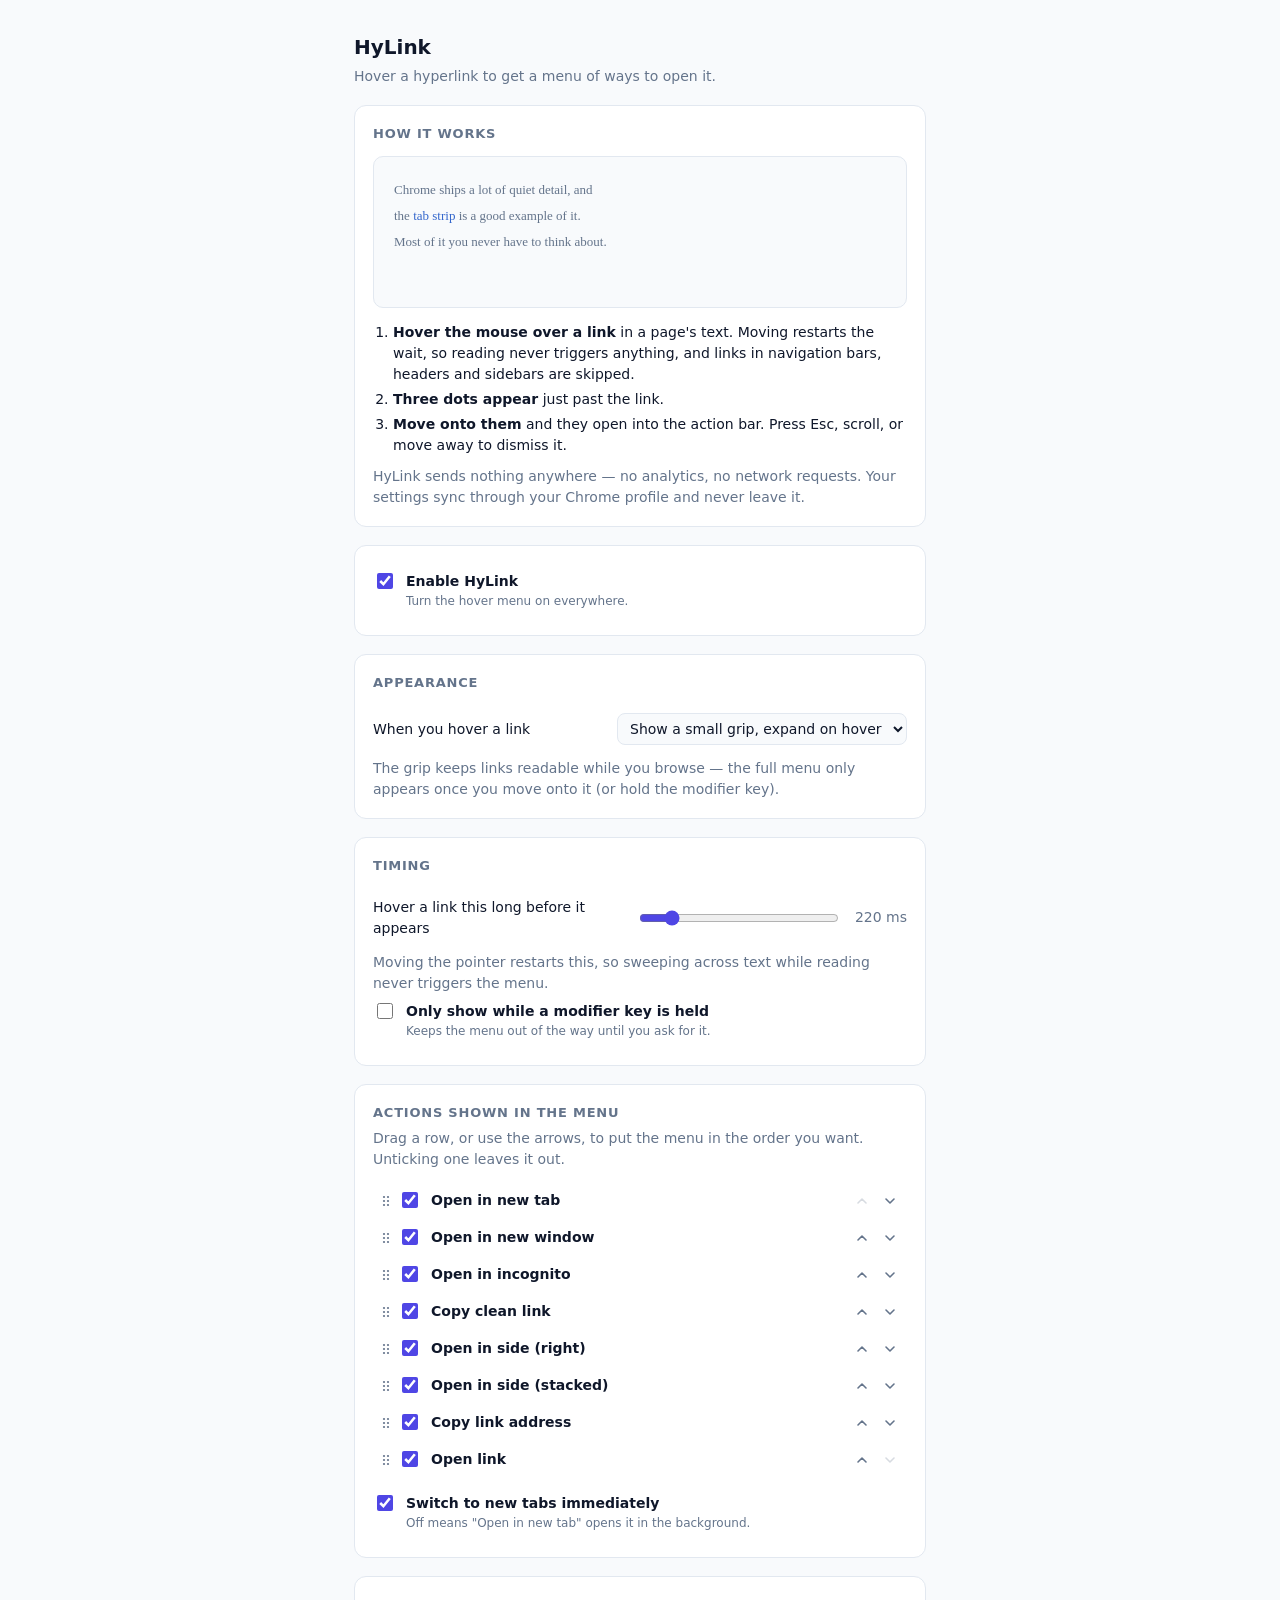
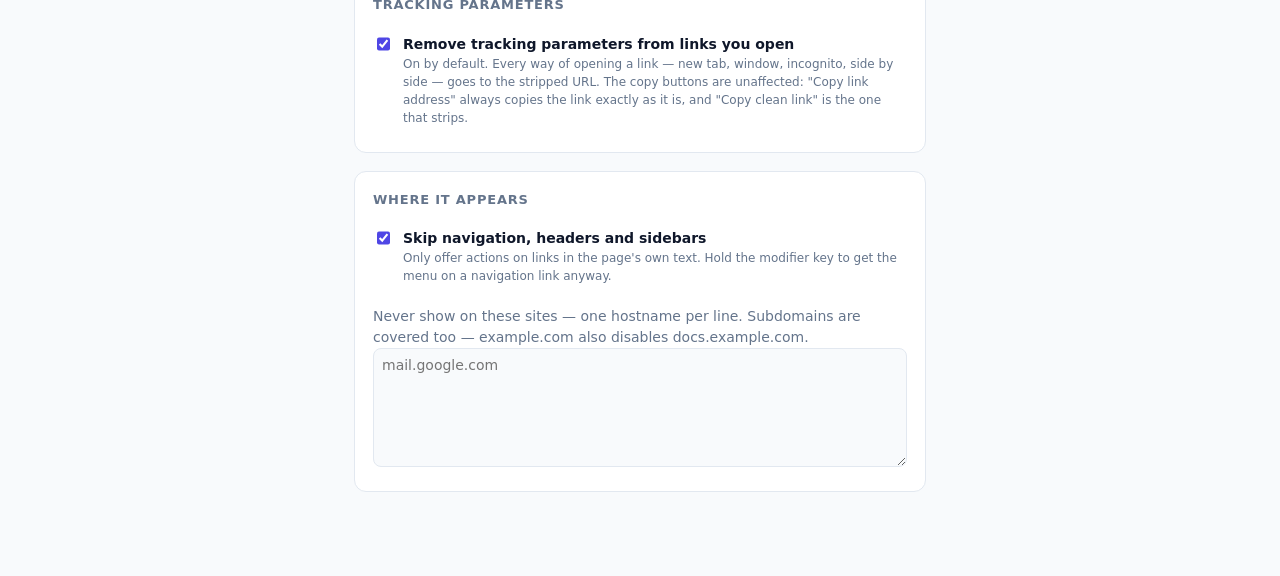
<file: ui/options.html>
<!doctype html>
<meta charset="utf-8">
<title data-i18n-title="optTitle">HyLink options</title>
<link rel="stylesheet" href="ui.css">
<main class="wrap">
  <header>
    <h1>HyLink</h1>
    <p class="sub" data-i18n="optTagline">Hover a hyperlink to get a menu of ways to open it.</p>
  </header>

  <section class="intro">
    <h2 data-i18n="optHowItWorks">How it works</h2>
    <figure class="demo" aria-label="Animation: the mouse hovers over a link, three dots
      appear beside it, and moving onto them opens the action bar.">
      <div class="stage">
        <p class="page-line" data-i18n="optDemoLine1">Chrome ships a lot of quiet detail, and</p>
        <p class="page-line">the <span class="page-link">tab strip<!--
          --><span class="grip"><i></i><i></i><i></i></span><!--
          --><span class="bar" id="demoBar"></span><!--
          --><svg class="cursor" viewBox="0 0 12 18" width="12" height="18" aria-hidden="true"
            ><path d="M1 1l9.5 8.2-4.4.5 2.4 5.1-2.2 1-2.4-5.1-2.9 3.3z"/></svg><!--
        --></span> is a good example of it.</p>
        <p class="page-line short" data-i18n="optDemoLine3">Most of it you never have to think about.</p>
      </div>
    </figure>
    <ol class="steps">
      <li><strong data-i18n="optStep1Lead">Hover the mouse over a link</strong> <span data-i18n="optStep1Body">in a page's text. Moving restarts
        the wait, so reading never triggers anything, and links in navigation bars,
        headers and sidebars are skipped.</span></li>
      <li><strong data-i18n="optStep2Lead">Three dots appear</strong> <span data-i18n="optStep2Body">just past the link.</span></li>
      <li><strong data-i18n="optStep3Lead">Move onto them</strong> <span data-i18n="optStep3Body">and
        they open into the action bar. Press Esc, scroll, or move away to dismiss
        it.</span></li>
    </ol>
    <p class="sub" data-i18n="optNoNetwork">HyLink sends nothing anywhere — no analytics, no network requests.
      Your settings sync through your Chrome profile and never leave it.</p>
  </section>

  <section>
    <label class="switch">
      <input type="checkbox" id="enabled">
      <span><strong data-i18n="optEnable">Enable HyLink</strong><em data-i18n="optEnableHint">Turn the hover menu on everywhere.</em></span>
    </label>
  </section>

  <section>
    <h2 data-i18n="optAppearance">Appearance</h2>
    <label class="field">
      <span data-i18n="optOnHover">When you hover a link</span>
      <select id="expandMode">
        <option value="handle" data-i18n="optModeHandle">Show a small grip, expand on hover</option>
        <option value="immediate" data-i18n="optModeImmediate">Show the full menu right away</option>
      </select>
    </label>
    <p class="sub" data-i18n="optModeHint">The grip keeps links readable while you browse — the full menu
      only appears once you move onto it (or hold the modifier key).</p>
  </section>

  <section>
    <h2 data-i18n="optTiming">Timing</h2>
    <label class="field">
      <span data-i18n="optDelay">Hover a link this long before it appears</span>
      <span class="range">
        <input type="range" id="hoverDelay" min="0" max="1500" step="50">
        <output id="hoverDelayOut"></output>
      </span>
    </label>
    <p class="sub" data-i18n="optDelayHint">Moving the pointer restarts this, so sweeping across text while
      reading never triggers the menu.</p>
    <label class="switch">
      <input type="checkbox" id="requireModifier">
      <span><strong data-i18n="optRequireModifier">Only show while a modifier key is held</strong>
        <em data-i18n="optRequireModifierHint">Keeps the menu out of the way until you ask for it.</em></span>
    </label>
    <label class="field" id="modifierField">
      <span data-i18n="optModifier">Modifier key</span>
      <select id="modifier">
        <option value="alt" data-i18n="optModifierAlt">Alt / Option</option>
        <option value="ctrl" data-i18n="optModifierCtrl">Control</option>
        <option value="shift" data-i18n="optModifierShift">Shift</option>
        <option value="meta" data-i18n="optModifierMeta">Command / Windows</option>
      </select>
    </label>
  </section>

  <section>
    <h2 data-i18n="optActions">Actions shown in the menu</h2>
    <p class="sub hint" data-i18n="optActionsHint">Drag a row, or use the arrows, to put the
      menu in the order you want. Unticking one leaves it out.</p>
    <div id="actions" class="actions"></div>
    <label class="switch">
      <input type="checkbox" id="newTabActive">
      <span><strong data-i18n="optNewTabActive">Switch to new tabs immediately</strong>
        <em data-i18n="optNewTabActiveHint">Off means "Open in new tab" opens it in the background.</em></span>
    </label>
  </section>

  <section>
    <h2 data-i18n="optCleaning">Tracking parameters</h2>
    <label class="switch">
      <input type="checkbox" id="cleanBeforeOpen">
      <span><strong data-i18n="optCleanFirst">Remove tracking parameters from links you open</strong>
        <em data-i18n="optCleanFirstHint">On by default. Every way of opening a link — new tab,
          window, incognito, side by side — goes to the stripped URL. The copy buttons are
          unaffected: "Copy link address" always copies the link exactly as it is, and "Copy
          clean link" is the one that strips.</em></span>
    </label>
  </section>

  <section>
    <h2 data-i18n="optWhere">Where it appears</h2>
    <label class="switch">
      <input type="checkbox" id="skipNavigation">
      <span><strong data-i18n="optSkipNav">Skip navigation, headers and sidebars</strong>
        <em data-i18n="optSkipNavHint">Only offer actions on links in the page's own text. Hold the modifier
          key to get the menu on a navigation link anyway.</em></span>
    </label>
    <p class="sub" style="margin-top:14px"><span data-i18n="optSites">Never show on these sites — one hostname
      per line. Subdomains are covered too —</span> <span data-i18n="optSitesExample">example.com also
      disables docs.example.com.</span></p>
    <textarea id="disabledSites" rows="5" spellcheck="false" placeholder="mail.google.com"></textarea>
  </section>

  <footer><span id="status" class="status"></span></footer>
</main>
<script src="../src/settings.js"></script>
<script src="../src/icons.js"></script>
<script src="i18n.js"></script>
<script src="options.js"></script>
</file>
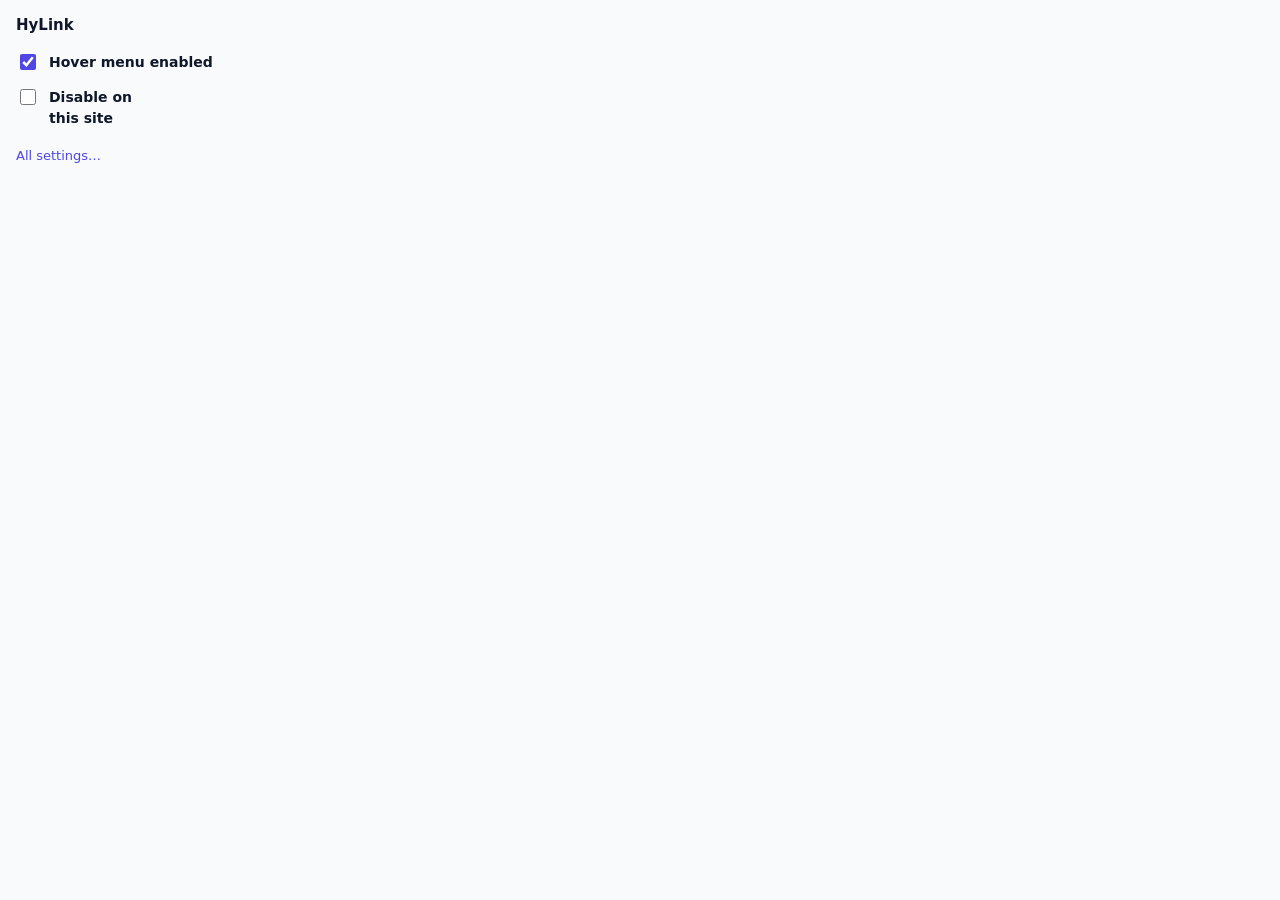
<file: ui/popup.html>
<!doctype html>
<meta charset="utf-8">
<title>HyLink</title>
<link rel="stylesheet" href="ui.css">
<main class="popup">
  <h1>HyLink</h1>
  <label class="switch">
    <input type="checkbox" id="enabled">
    <span><strong data-i18n="popupEnabled">Hover menu enabled</strong></span>
  </label>
  <label class="switch">
    <input type="checkbox" id="siteOff">
    <span><strong><span data-i18n="popupDisableOn">Disable on</span> <span id="host" data-i18n="popupThisSite">this site</span></strong></span>
  </label>
  <button type="button" id="openOptions" class="link-btn" data-i18n="popupAllSettings">All settings…</button>
</main>
<script src="../src/settings.js"></script>
<script src="i18n.js"></script>
<script src="popup.js"></script>
</file>
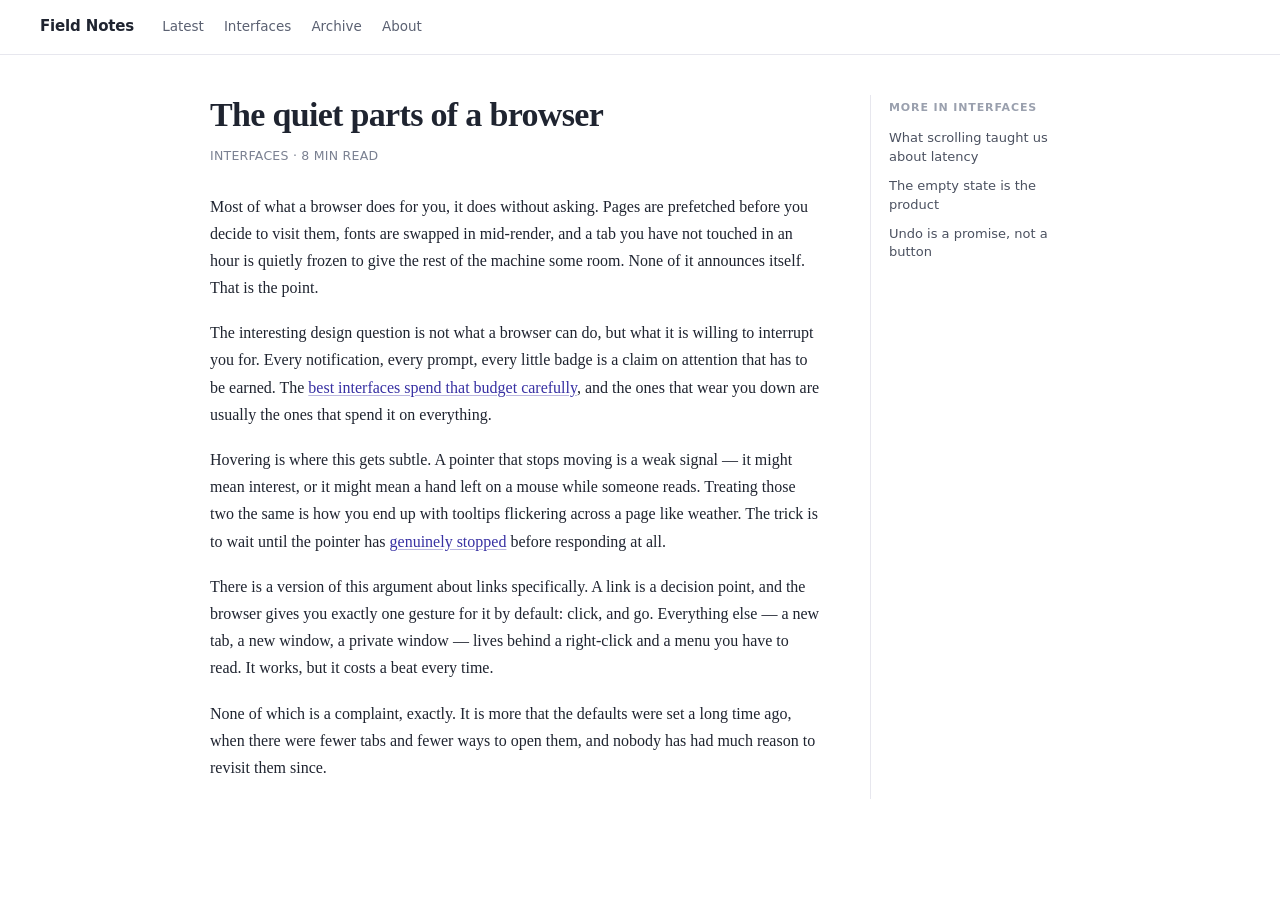
<file: tools/shots/article.html>
<!doctype html>
<meta charset="utf-8">
<title>The Quiet Parts of a Browser — Field Notes</title>
<!--
  A stand-in article for the Chrome Web Store screenshots. The prose and the site are
  mine, so the listing images do not put someone else's masthead or copy on display —
  but everything HyLink does in them is the real extension running on a real page.
-->
<style>
  :root { color-scheme: light; }
  * { box-sizing: border-box; }
  body {
    margin: 0;
    font: 16px/1.7 ui-serif, Georgia, "Times New Roman", serif;
    color: #1f2430;
    background: #fff;
  }
  a { color: #3730a3; text-decoration-color: rgba(55,48,163,.35); text-underline-offset: 2px; }
  header.site {
    border-bottom: 1px solid #e7e7ee;
    padding: 14px 40px;
    display: flex; align-items: center; gap: 28px;
    font-family: ui-sans-serif, -apple-system, system-ui, sans-serif;
  }
  header.site .brand { font-weight: 700; letter-spacing: -.01em; font-size: 15px; }
  header.site nav { display: flex; gap: 20px; font-size: 13.5px; }
  header.site nav a { color: #5b6172; text-decoration: none; }
  .wrap { display: grid; grid-template-columns: minmax(0,1fr) 200px; gap: 48px; max-width: 940px; margin: 0 auto; padding: 40px 40px 60px; }
  h1 { font-size: 34px; line-height: 1.2; letter-spacing: -.02em; margin: 0 0 10px; }
  .byline { font-family: ui-sans-serif, system-ui, sans-serif; font-size: 12.5px; color: #7a8091; letter-spacing: .02em; text-transform: uppercase; margin-bottom: 26px; }
  p { margin: 0 0 18px; }
  aside { font-family: ui-sans-serif, system-ui, sans-serif; font-size: 13px; color: #6b7280; border-left: 1px solid #e7e7ee; padding-left: 18px; }
  aside h2 { font-size: 11px; letter-spacing: .08em; text-transform: uppercase; color: #9aa0ae; margin: 4px 0 12px; }
  aside a { display: block; margin-bottom: 10px; color: #4b5160; text-decoration: none; line-height: 1.45; }
</style>
<header class="site">
  <span class="brand">Field Notes</span>
  <nav>
    <a href="/latest">Latest</a>
    <a href="/interfaces">Interfaces</a>
    <a href="/archive">Archive</a>
    <a href="/about">About</a>
  </nav>
</header>
<div class="wrap">
  <main>
    <h1>The quiet parts of a browser</h1>
    <p class="byline">Interfaces · 8 min read</p>
    <p>
      Most of what a browser does for you, it does without asking. Pages are prefetched
      before you decide to visit them, fonts are swapped in mid-render, and a tab you
      have not touched in an hour is quietly frozen to give the rest of the machine some
      room. None of it announces itself. That is the point.
    </p>
    <p>
      The interesting design question is not what a browser can do, but what it is
      willing to interrupt you for. Every notification, every prompt, every little badge
      is a claim on attention that has to be earned. The
      <a href="https://example.com/reading/interface-restraint">best interfaces spend that budget carefully</a>,
      and the ones that wear you down are usually the ones that spend it on everything.
    </p>
    <p>
      Hovering is where this gets subtle. A pointer that stops moving is a weak signal —
      it might mean interest, or it might mean a hand left on a mouse while someone reads.
      Treating those two the same is how you end up with tooltips flickering across a page
      like weather. The trick is to wait until the pointer has
      <a href="https://example.com/reading/holding-still">genuinely stopped</a> before
      responding at all.
    </p>
    <p>
      There is a version of this argument about links specifically. A link is a decision
      point, and the browser gives you exactly one gesture for it by default: click, and
      go. Everything else — a new tab, a new window, a private window — lives behind a
      right-click and a menu you have to read. It works, but it costs a beat every time.
    </p>
    <p>
      None of which is a complaint, exactly. It is more that the defaults were set a long
      time ago, when there were fewer tabs and fewer ways to open them, and nobody has had
      much reason to revisit them since.
    </p>
  </main>
  <aside>
    <h2>More in Interfaces</h2>
    <a href="/interfaces/scroll">What scrolling taught us about latency</a>
    <a href="/interfaces/empty">The empty state is the product</a>
    <a href="/interfaces/undo">Undo is a promise, not a button</a>
  </aside>
</div>
</file>
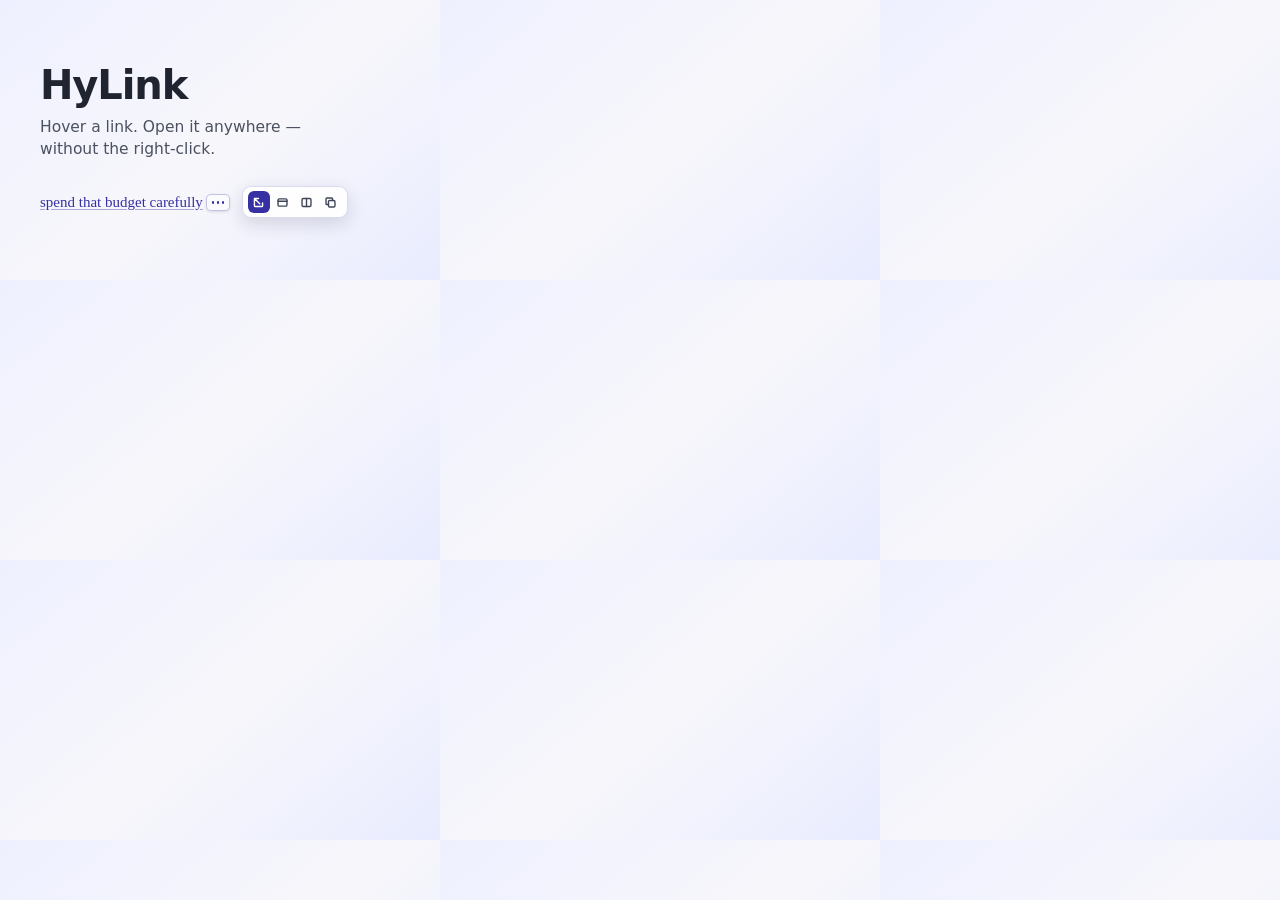
<file: tools/shots/tile.html>
<!doctype html>
<meta charset="utf-8">
<title>HyLink promo tile</title>
<!-- 440x280 small promo tile. Rendered at 4x and resampled by build-store-shots.js. -->
<style>
  html, body { margin: 0; width: 440px; height: 280px; overflow: hidden; }
  body {
    font-family: ui-sans-serif, -apple-system, system-ui, "Segoe UI", sans-serif;
    background: linear-gradient(140deg, #eef0ff 0%, #f7f7fb 52%, #e9ecff 100%);
    color: #1f2430;
    display: flex; flex-direction: column; justify-content: center;
    padding: 0 40px;
  }
  h1 { font-size: 40px; letter-spacing: -.028em; margin: 0 0 8px; font-weight: 700; }
  p  { font-size: 15.5px; line-height: 1.45; color: #4b5160; margin: 0 0 26px; max-width: 300px; }
  .demo { display: flex; align-items: center; gap: 3px; font: 15px/1 ui-serif, Georgia, serif; }
  .demo .link { color: #3730a3; text-decoration: underline; text-decoration-color: rgba(55,48,163,.4); text-underline-offset: 2px; }
  .grip {
    width: 22px; height: 15px; border-radius: 5px;
    background: rgba(255,255,255,.62);
    border: 1px solid rgba(55,48,163,.28);
    box-shadow: 0 1px 3px rgba(24,24,50,.13);
    display: flex; align-items: center; justify-content: center; gap: 2.5px;
  }
  .grip i { width: 2.5px; height: 2.5px; border-radius: 50%; background: #3730a3; }
  .bar {
    margin-left: 9px; display: flex; align-items: center; gap: 2px;
    background: rgba(255,255,255,.92);
    border: 1px solid rgba(55,48,163,.18);
    border-radius: 9px; padding: 4px 5px;
    box-shadow: 0 6px 18px rgba(24,24,50,.14);
  }
  .bar span { width: 22px; height: 22px; border-radius: 6px; display: grid; place-items: center; }
  .bar span:first-child { background: #3730a3; }
  .bar svg { width: 13px; height: 13px; fill: none; stroke: #3f4557; stroke-width: 1.7; stroke-linecap: round; stroke-linejoin: round; }
  .bar span:first-child svg { stroke: #fff; }
</style>
<h1>HyLink</h1>
<p>Hover a link. Open it anywhere — without the right-click.</p>
<div class="demo">
  <span class="link">spend that budget carefully</span>
  <span class="grip"><i></i><i></i><i></i></span>
  <span class="bar">
    <span><svg viewBox="0 0 16 16"><path d="M3 3h5M3 3v5M3 3l6.5 6.5"/><path d="M13 8.5v3.5a1 1 0 0 1-1 1H4a1 1 0 0 1-1-1V8.5"/></svg></span>
    <span><svg viewBox="0 0 16 16"><rect x="2.5" y="3.5" width="11" height="9" rx="1.5"/><path d="M2.5 6.5h11"/></svg></span>
    <span><svg viewBox="0 0 16 16"><rect x="2.5" y="3" width="11" height="10" rx="1.5"/><path d="M8 3v10"/></svg></span>
    <span><svg viewBox="0 0 16 16"><rect x="5.5" y="5.5" width="8" height="8" rx="1.5"/><path d="M10.5 5.5v-2a1 1 0 0 0-1-1h-6a1 1 0 0 0-1 1v6a1 1 0 0 0 1 1h2"/></svg></span>
  </span>
</div>
</file>
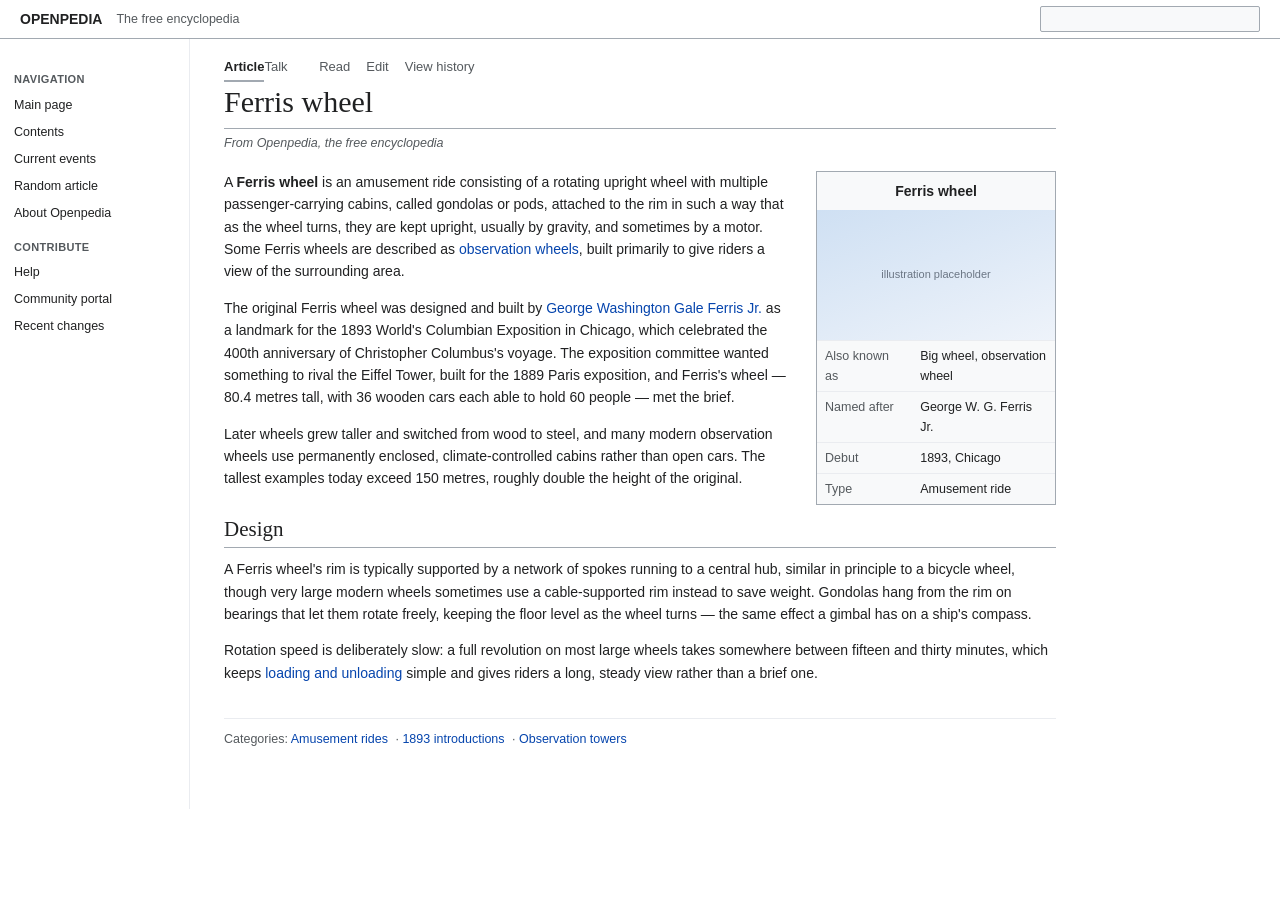
<file: tools/shots/wikipedia.html>
<!doctype html>
<meta charset="utf-8">
<title>Ferris wheel — Openpedia</title>
<!--
  A stand-in encyclopedia page for the zoomed store screenshots and the demo GIF,
  styled like Wikipedia's Vector skin but original in every particular — an invented
  site name, own layout, own markup — for the same reason tools/shots/article.html
  gives for not using a real news site: the listing images shouldn't carry someone
  else's branding. The facts in the article body are real (Ferris wheel history), kept
  simple and uncontroversial since this is a visual prop, not a citation.

  The one thing this page is engineered for: `#demo-link` sits mid-paragraph with a
  wide, empty column below and to its right, so HyLink's menu always lands in its
  default "down and right of the grip" placement (src/content.js's growFrom(), first
  candidate) — the build scripts compute the menu's box from that assumption rather
  than reading it back out of the closed shadow root.
-->
<style>
  :root { color-scheme: light; }
  * { box-sizing: border-box; }
  body {
    margin: 0;
    font: 14px/1.6 -apple-system, "Helvetica Neue", Arial, sans-serif;
    color: #202122;
    background: #fff;
  }
  a { color: #0645ad; text-decoration: none; }
  a:hover { text-decoration: underline; }

  .topbar {
    background: #fff; border-bottom: 1px solid #a2a9b1;
    padding: 6px 20px; display: flex; align-items: center; gap: 14px;
  }
  .topbar .search {
    margin-left: auto; width: 220px; height: 26px; border: 1px solid #a2a9b1;
    border-radius: 2px; background: #f8f9fa;
  }
  .topbar .lang { font-size: 12.5px; color: #54595d; }

  .frame { display: grid; grid-template-columns: 190px 1fr; }

  nav.side {
    border-right: 1px solid #eaecf0; padding: 16px 14px; font-size: 12.5px;
  }
  nav.side .brand {
    font-weight: 700; font-size: 15px; letter-spacing: -.01em; color: #000;
    margin-bottom: 14px;
  }
  nav.side h3 {
    font-size: 11px; text-transform: uppercase; letter-spacing: .03em;
    color: #54595d; margin: 16px 0 6px; font-weight: 600;
  }
  nav.side ul { list-style: none; margin: 0; padding: 0; }
  nav.side li { margin-bottom: 7px; }
  nav.side a { color: #202122; }

  main { padding: 18px 34px 60px; max-width: 900px; }
  .tabs { font-size: 13px; color: #54595d; margin-bottom: 6px; }
  .tabs b { color: #202122; border-bottom: 2px solid #a2a9b1; padding-bottom: 6px; }
  .tabs span + span { margin-left: 16px; }

  h1 {
    font: 400 30px/1.2 "Linux Libertine", Georgia, "Times New Roman", serif;
    border-bottom: 1px solid #a2a9b1; padding-bottom: 8px; margin: 0 0 4px;
  }
  .sub { font-size: 12.5px; font-style: italic; color: #54595d; margin: 0 0 18px; }

  .infobox {
    float: right; width: 240px; margin: 0 0 16px 24px;
    border: 1px solid #a2a9b1; background: #f8f9fa; font-size: 12.5px;
  }
  .infobox .title { text-align: center; font-weight: 700; padding: 8px; font-size: 14px; }
  .infobox .art {
    height: 130px; background: linear-gradient(160deg, #cfe0f3 0%, #eef3fa 100%);
    display: flex; align-items: center; justify-content: center; color: #6b7684;
    font-size: 11px;
  }
  .infobox table { width: 100%; border-collapse: collapse; }
  .infobox td { padding: 5px 8px; border-top: 1px solid #eaecf0; vertical-align: top; }
  .infobox td:first-child { color: #54595d; width: 40%; }

  main p { margin: 0 0 14px; }
  main h2 {
    font: 400 21px/1.3 "Linux Libertine", Georgia, serif;
    border-bottom: 1px solid #a2a9b1; padding-bottom: 4px; margin: 26px 0 10px;
  }

  .catlinks {
    margin-top: 34px; padding-top: 10px; border-top: 1px solid #eaecf0;
    font-size: 12.5px; color: #54595d;
  }
  .catlinks a { margin-right: 4px; }
</style>

<div class="topbar">
  <span class="brand" style="font-weight:700;">OPENPEDIA</span>
  <span class="lang">The free encyclopedia</span>
  <div class="search"></div>
</div>

<div class="frame">
  <nav class="side">
    <h3>Navigation</h3>
    <ul>
      <li><a href="/wiki/Main_Page">Main page</a></li>
      <li><a href="/wiki/Special:Contents">Contents</a></li>
      <li><a href="/wiki/Portal:Current_events">Current events</a></li>
      <li><a href="/wiki/Special:Random">Random article</a></li>
      <li><a href="/wiki/Openpedia:About">About Openpedia</a></li>
    </ul>
    <h3>Contribute</h3>
    <ul>
      <li><a href="/wiki/Help:Contents">Help</a></li>
      <li><a href="/wiki/Special:Community">Community portal</a></li>
      <li><a href="/wiki/Special:RecentChanges">Recent changes</a></li>
    </ul>
  </nav>

  <main>
    <div class="tabs">
      <b>Article</b><span>Talk</span>
      <span style="margin-left:28px">Read</span><span>Edit</span><span>View history</span>
    </div>
    <h1>Ferris wheel</h1>
    <p class="sub">From Openpedia, the free encyclopedia</p>

    <aside class="infobox">
      <div class="title">Ferris wheel</div>
      <div class="art">illustration placeholder</div>
      <table>
        <tr><td>Also known as</td><td>Big wheel, observation wheel</td></tr>
        <tr><td>Named after</td><td>George W. G. Ferris Jr.</td></tr>
        <tr><td>Debut</td><td>1893, Chicago</td></tr>
        <tr><td>Type</td><td>Amusement ride</td></tr>
      </table>
    </aside>

    <p>
      A <b>Ferris wheel</b> is an amusement ride consisting of a rotating upright wheel
      with multiple passenger-carrying cabins, called gondolas or pods, attached to the
      rim in such a way that as the wheel turns, they are kept upright, usually by
      gravity, and sometimes by a motor. Some Ferris wheels are described as
      <a href="https://example.org/wiki/Observation_wheel">observation wheels</a>,
      built primarily to give riders a view of the surrounding area.
    </p>
    <p>
      The original Ferris wheel was designed and built by
      <a href="https://example.org/wiki/George_Washington_Gale_Ferris_Jr.">George
      Washington Gale Ferris Jr.</a> as a landmark for the 1893 World's Columbian
      Exposition in Chicago, which celebrated the 400th anniversary of Christopher
      Columbus's voyage. The exposition committee wanted something to rival the Eiffel
      Tower, built for the 1889 Paris exposition, and Ferris's wheel — 80.4 metres tall,
      with 36 wooden cars each able to hold 60 people — met the brief.
    </p>
    <p>
      Later wheels grew taller and switched from wood to steel, and many modern
      observation wheels use permanently enclosed, climate-controlled cabins rather
      than open cars. The tallest examples today exceed 150 metres, roughly double the
      height of the original.
    </p>

    <h2>Design</h2>
    <p>
      A Ferris wheel's rim is typically supported by a network of spokes running to a
      central hub, similar in principle to a bicycle wheel, though very large modern
      wheels sometimes use a cable-supported rim instead to save weight. Gondolas hang
      from the rim on bearings that let them rotate freely, keeping the floor level as
      the wheel turns — the same effect a gimbal has on a ship's compass.
    </p>
    <p>
      Rotation speed is deliberately slow: a full revolution on most large wheels takes
      somewhere between fifteen and thirty minutes, which keeps
      <a id="demo-link" href="https://example.org/wiki/Amusement_ride_operations">loading
      and unloading</a> simple and gives riders a long, steady view rather than a brief one.
    </p>

    <div class="catlinks">
      Categories: <a href="/wiki/Category:Amusement_rides">Amusement rides</a>
      · <a href="/wiki/Category:1893_introductions">1893 introductions</a>
      · <a href="/wiki/Category:Observation_towers">Observation towers</a>
    </div>
  </main>
</div>
</file>
<file: ui/ui.css>
:root {
  color-scheme: light dark;
  --bg: #f8fafc;
  --card: #ffffff;
  --ink: #0f172a;
  --muted: #64748b;
  --line: #e2e8f0;
  --accent: #4f46e5;
}
@media (prefers-color-scheme: dark) {
  :root { --bg: #0f172a; --card: #1e293b; --ink: #e2e8f0; --muted: #94a3b8; --line: #334155; --accent: #a5b4fc; }
}
* { box-sizing: border-box; }
body {
  margin: 0;
  background: var(--bg);
  color: var(--ink);
  font: 14px/1.5 -apple-system, BlinkMacSystemFont, "Segoe UI", system-ui, sans-serif;
}
.wrap { max-width: 620px; margin: 0 auto; padding: 32px 24px 48px; }
h1 { font-size: 20px; margin: 0; }
h2 { font-size: 13px; text-transform: uppercase; letter-spacing: .06em; color: var(--muted); margin: 0 0 12px; }
.sub { color: var(--muted); margin: 4px 0 0; }
section {
  background: var(--card);
  border: 1px solid var(--line);
  border-radius: 12px;
  padding: 18px;
  margin-top: 18px;
}
.switch { display: flex; gap: 10px; align-items: flex-start; padding: 7px 0; cursor: pointer; }
.switch input { margin-top: 2px; accent-color: var(--accent); width: 16px; height: 16px; }
.switch span { display: flex; flex-direction: column; }
.switch em { font-style: normal; color: var(--muted); font-size: 12px; }
.field { display: flex; align-items: center; justify-content: space-between; gap: 16px; padding: 9px 0; }
.field.hidden { display: none; }
.range { display: flex; align-items: center; gap: 10px; }
.range output { min-width: 56px; text-align: right; color: var(--muted); font-variant-numeric: tabular-nums; }
input[type="range"] { accent-color: var(--accent); width: 200px; }
select, textarea {
  font: inherit;
  color: inherit;
  background: var(--bg);
  border: 1px solid var(--line);
  border-radius: 8px;
  padding: 6px 8px;
}
textarea { width: 100%; resize: vertical; }
/* One column, not two: the list is now ordered, and a two-column grid would make
   "next in the menu" mean "below" in one place and "to the right" in another. */
.actions { margin-bottom: 8px; }
.hint { margin: -6px 0 12px; }
.action-row {
  display: flex;
  align-items: center;
  gap: 4px;
  border: 1px solid transparent;
  border-radius: 8px;
  padding: 0 4px;
}
.action-row:hover { background: var(--bg); }
.action-row .switch { flex: 1; }
.action-row .grip { color: var(--muted); cursor: grab; flex: none; }
.action-row .grip .fill { fill: currentColor; }
.action-row.dragging { opacity: .5; border-color: var(--accent); background: var(--bg); }
.nudge {
  all: unset;
  flex: none;
  width: 24px; height: 24px;
  display: flex; align-items: center; justify-content: center;
  border-radius: 6px;
  color: var(--muted);
  cursor: pointer;
}
.nudge svg { fill: none; stroke: currentColor; stroke-width: 1.6;
  stroke-linecap: round; stroke-linejoin: round; }
.nudge:hover { background: var(--card); color: var(--accent); }
.nudge:focus-visible { outline: 2px solid var(--accent); outline-offset: -2px; }
/* Kept in place rather than hidden, so the arrows don't shuffle under the pointer. */
.nudge:disabled { opacity: .25; cursor: default; background: none; color: var(--muted); }
footer { margin-top: 16px; min-height: 20px; }
.status { color: var(--accent); font-size: 12px; opacity: 0; transition: opacity .15s; }
.status.show { opacity: 1; }
code { background: var(--bg); border: 1px solid var(--line); border-radius: 4px; padding: 0 4px; font-size: 12px; }

.popup { width: 260px; padding: 14px 16px 16px; }
.popup h1 { font-size: 15px; margin-bottom: 8px; }
.link-btn {
  all: unset;
  margin-top: 10px;
  color: var(--accent);
  cursor: pointer;
  font-size: 13px;
}
.link-btn:hover { text-decoration: underline; }

/* ------------------------------------------------- first-run explainer + demo */

.intro .steps { margin: 0 0 10px; padding-left: 20px; }
.intro .steps li { margin: 4px 0; }
.intro kbd { font: inherit; border: 1px solid currentColor; border-radius: 3px;
  padding: 0 4px; opacity: .8; }

/* The demo is drawn, not recorded: a few hundred bytes of CSS instead of a GIF, so it
   stays crisp on any display, follows the colour scheme, and can't go stale when the
   menu changes — the icons in it are the real ones, injected from src/icons.js.

   Everything is positioned against the link itself rather than against fixed pixel
   offsets, so it stays aligned whatever the font renders at, and every keyframe list
   runs on the same 8s clock so the percentages line up. */
.demo {
  margin: 0 0 14px;
  border: 1px solid var(--line);
  border-radius: 10px;
  background: var(--bg);
  overflow: hidden;
}
.stage {
  position: relative;
  height: 150px;
  padding: 20px;
  font: 13px/2 Georgia, "Times New Roman", serif;
  user-select: none;
}
/* Muted through colour, not opacity: opacity would dim the menu drawn inside it. */
.page-line { margin: 0; color: var(--muted); }
.page-line.short { width: 74%; }
.page-link {
  position: relative;
  white-space: nowrap;
  color: #3366cc;
  animation: demo-link 8s linear infinite;
}
@media (prefers-color-scheme: dark) { .page-link { color: #7aa2f7; } }
@keyframes demo-link {
  0%, 9% { text-decoration: none; }
  10%, 92% { text-decoration: underline; }
  93%, 100% { text-decoration: none; }
}

/* Stage 1 — the grip, the same shape the extension draws. */
.page-link .grip {
  position: absolute; left: calc(100% + 3px); top: 50%;
  display: flex; align-items: center; justify-content: center; gap: 2.5px;
  width: 22px; height: 15px;
  border-radius: 999px;
  background: rgba(255, 255, 255, .62);
  border: 1px solid rgba(79, 70, 229, .3);
  box-shadow: 0 1px 3px rgba(15, 23, 42, .14);
  opacity: 0;
  animation: demo-grip 8s ease-out infinite;
}
.page-link .grip i { width: 3px; height: 3px; border-radius: 50%; background: #4f46e5; }
@media (prefers-color-scheme: dark) {
  .page-link .grip {
    background: rgba(15, 23, 42, .66);
    border-color: rgba(165, 180, 252, .42);
    box-shadow: 0 1px 3px rgba(0, 0, 0, .45);
  }
  .page-link .grip i { background: #a5b4fc; }
}
/* Transform and opacity only. A colour change here would need an implicit keyframe at
   0%, which interpolates across the whole first half and turns the capsule into a
   coloured blob long before the pointer arrives. */
@keyframes demo-grip {
  0%, 19%   { opacity: 0; transform: translateY(-50%) scale(.55); }
  22%, 36%  { opacity: 1; transform: translateY(-50%) scale(1); }
  40%       { opacity: 1; transform: translateY(-50%) scale(1.12); }
  43%, 100% { opacity: 0; transform: translateY(-50%) scale(1.12); }
}

/* Stage 2 — the action bar. */
.page-link .bar {
  position: absolute; left: calc(100% + 3px); top: -6px;
  display: block;
  padding: 4px 4px 2px;
  border-radius: 10px;
  background: var(--card);
  border: 1px solid var(--line);
  box-shadow: 0 6px 22px rgba(15, 23, 42, .16);
  opacity: 0;
  transform-origin: 0 40%;
  animation: demo-bar 8s ease-out infinite;
}
@keyframes demo-bar {
  0%, 40%   { opacity: 0; transform: scale(.6); }
  45%, 88%  { opacity: 1; transform: scale(1); }
  93%, 100% { opacity: 0; transform: scale(1); }
}
.demo-row { display: flex; gap: 2px; }
.demo-btn {
  width: 26px; height: 24px;
  display: flex; align-items: center; justify-content: center;
  border-radius: 6px;
  color: var(--muted);
}
.demo-btn svg :not(.fill) { fill: none; stroke: currentColor; stroke-width: 1.4;
  stroke-linecap: round; stroke-linejoin: round; }
.demo-btn svg .fill { fill: currentColor; stroke: none; opacity: .28; }
.demo-btn.on { background: rgba(79, 70, 229, .12); color: var(--accent); }
.demo-cap {
  font: 11px/1.5 -apple-system, BlinkMacSystemFont, system-ui, sans-serif;
  color: var(--muted); margin: 3px 4px 1px;
}

/* The pointer. `left`/`top` rather than a transform, so the stops can be expressed
   relative to the link ("just past its end") instead of in absolute pixels. */
.page-link .cursor {
  position: absolute; left: -70px; top: 44px;
  fill: var(--ink);
  stroke: var(--card);
  stroke-width: 1.2;
  filter: drop-shadow(0 1px 2px rgba(15, 23, 42, .3));
  animation: demo-cursor 8s ease-in-out infinite;
}
@keyframes demo-cursor {
  0%        { left: -70px; top: 44px; opacity: 0; }
  4%        { opacity: 1; }
  /* Arrives on the link and settles — nothing happens until it stops. */
  12%, 30%  { left: 14px; top: 8px; opacity: 1; }
  /* Then moves onto the grip, which is what opens the bar. */
  38%, 88%  { left: calc(100% + 8px); top: 6px; opacity: 1; }
  96%, 100% { left: -70px; top: 44px; opacity: 0; }
}

/* Reduced motion gets the last frame as a still: the bar open, nothing moving. */
@media (prefers-reduced-motion: reduce) {
  .page-link, .page-link .grip, .page-link .bar, .page-link .cursor { animation: none; }
  .page-link { text-decoration: underline; }
  .page-link .grip { opacity: 0; }
  .page-link .bar { opacity: 1; transform: scale(1); }
  .page-link .cursor { left: calc(100% + 8px); top: 6px; opacity: 1; }
}
</file>
